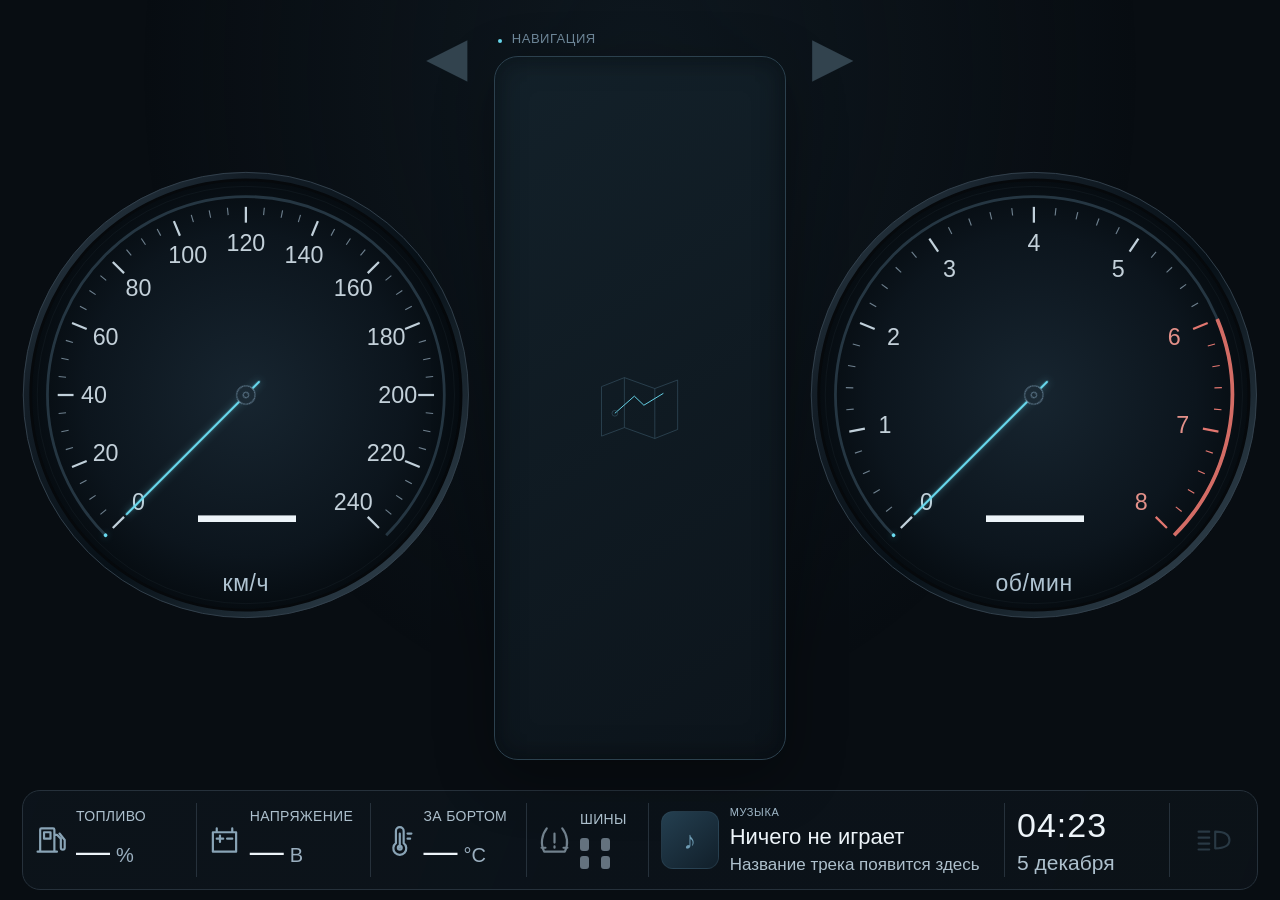
<file: index.html>
<!doctype html>
<html lang="ru"><head><meta charset="UTF-8"><meta name="viewport" content="width=device-width,initial-scale=1,viewport-fit=cover"><meta name="theme-color" content="#080d12"><title>J · Instrument</title><link rel="stylesheet" href="style.css"></head>
<body><main class="dashboard" id="dashboard">

<section class="instruments" aria-label="Приборная панель"><article class="well speed-well"><div class="gauge" id="speedGauge" aria-label="Спидометр"><svg viewBox="0 0 500 500" role="img" aria-label="Шкала скорости"></svg><div class="digital"><strong id="speedValue">—</strong><span>км/ч</span></div></div></article>
<section class="center-column"><div class="map-topline"><span><i></i> НАВИГАЦИЯ</span></div><div class="map-anchor"><span class="turn turn-floating turn-left" id="turnLeft" aria-label="Левый поворотник">◀</span><span class="turn turn-floating turn-right" id="turnRight" aria-label="Правый поворотник">▶</span><div class="map-card" id="mapCard"><div class="map-placeholder"><svg viewBox="0 0 200 160"><path d="m20 35 48-19 64 23 48-18v104l-48 19-64-23-48 18Z"/><path d="M68 16v105m64-82v105"/><path class="route-line" d="m48 91 41-36 20 19 41-25"/><circle cx="48" cy="91" r="6"/></svg><strong id="mapPlaceholderTitle">Ваш маршрут — в центре</strong><span id="mapPlaceholderText">Карта появится после подключения навигации</span></div><svg class="demo-map" id="demoMap" viewBox="0 0 420 370" aria-label="Демонстрационная схема карты" hidden><rect width="420" height="370" fill="#101a22"/><g stroke="#22323e" fill="none" stroke-width="25"><path d="M-20 100 440 100M-20 280 440 280M85-20V400M325-20V400"/><path d="M-20 380 440-20"/></g><g stroke="#2e414e" fill="none" stroke-width="2"><path d="M-20 100H440M-20 280H440M85-20V400M325-20V400M-20 380 440-20"/></g><path d="M210 340V210L325 100V-10" fill="none" stroke="#58d8ee" stroke-width="12" stroke-linejoin="round"/><circle cx="210" cy="240" r="28" fill="#58d8ee" opacity=".12"/><path d="m210 219-14 31 14-7 14 7Z" fill="white"/><text x="18" y="350" fill="#87a3b4" font-size="11" font-family="sans-serif">ДЕМО</text></svg><img id="mapImage" alt="Мини-карта навигации" hidden><div class="map-vignette"></div><span class="map-live" id="mapLive" hidden>СЕЙЧАС</span></div></div><div class="navigation"><span class="nav-symbol" id="navSymbol">↗</span><div><strong id="navDistance">Маршрут не задан</strong><span id="navRoad">Навигационные подсказки</span></div><span class="nav-limit" id="navLimit" hidden>—</span></div></section>
<article class="well rpm-well"><div class="gauge" id="rpmGauge" aria-label="Тахометр"><svg viewBox="0 0 500 500" role="img" aria-label="Шкала оборотов"></svg><div class="digital"><strong id="rpmValue">—</strong><span>об/мин</span></div></div></article></section>
<footer class="telemetry"><section class="metric fuel-metric"><span class="metric-icon"><svg viewBox="0 0 24 24" aria-hidden="true"><path d="M4 21V4a1 1 0 0 1 1-1h9a1 1 0 0 1 1 1v17M2 21h15M7 6h5v5H7ZM15 8h2l3 3v7a1.5 1.5 0 0 0 3 0v-6l-4-5"/></svg></span><div><small>ТОПЛИВО</small><strong><span id="fuelValue">—</span><em>%</em></strong></div><div class="fuel-track"><i id="fuelBar"></i></div><span class="reserve" id="reserve" hidden>РЕЗЕРВ</span></section><section class="metric"><span class="metric-icon"><svg viewBox="0 0 24 24" aria-hidden="true"><path d="M3 6h18v15H3ZM6 3v3m12-3v3M6 11h5m-2.5-2.5v5M14 11h4"/></svg></span><div><small>НАПРЯЖЕНИЕ</small><strong><span id="batteryValue">—</span><em>В</em></strong></div></section><section class="metric"><span class="metric-icon"><svg viewBox="0 0 24 24" aria-hidden="true"><path d="M10 14.5V5a3 3 0 0 1 6 0v9.5a5 5 0 1 1-6 0ZM13 7v11m6-11h3m-3 4h2"/><circle cx="13" cy="18" r="1.5"/></svg></span><div><small>ЗА БОРТОМ</small><strong><span id="tempValue">—</span><em>°C</em></strong></div></section><section class="metric tpms-metric"><span class="metric-icon"><svg viewBox="0 0 24 24" aria-hidden="true"><path d="M6 3C2 8 1 15 4 21h16c3-6 2-13-2-18M2 18h3m14 0h3M12 7v7m0 3v1"/></svg></span><div class="tpms-info"><small>ШИНЫ</small><strong class="tpms-value" id="tpmsValue" hidden></strong><div class="wheel-dots" id="wheelDots"><i></i><i></i><i></i><i></i></div></div></section><section class="metric music-metric"><section class="music-card" id="musicCard" aria-label="Текущая музыка"><div class="music-art"><span class="music-art-placeholder" aria-hidden="true">♪</span><img id="musicArtwork" alt="Обложка альбома" hidden></div><div class="music-info"><span class="music-caption" id="musicCaption">МУЗЫКА</span><strong id="musicTitle">Ничего не играет</strong><span class="music-artist" id="musicArtist">Название трека появится здесь</span></div><span class="music-bars" id="musicBars" aria-hidden="true"><i></i><i></i><i></i><i></i></span></section></section><section class="metric clock-metric"><div><time id="clock">--:--</time><span id="dateLabel"></span></div></section><section class="metric indicators-metric" aria-label="Индикаторы"><span class="beam" id="highBeam" aria-label="Дальний свет"><svg viewBox="0 0 32 24" aria-hidden="true"><path d="M17 5v14c9 0 12-3 12-7s-3-7-12-7ZM3 5h9M3 10h9M3 15h9M3 20h9"/></svg></span><span id="demoLabel" hidden>ДЕМО</span></section></footer>
</main>
<script src="settings.js"></script><script src="bridge.js"></script><script src="app.js"></script></body></html>
</file>
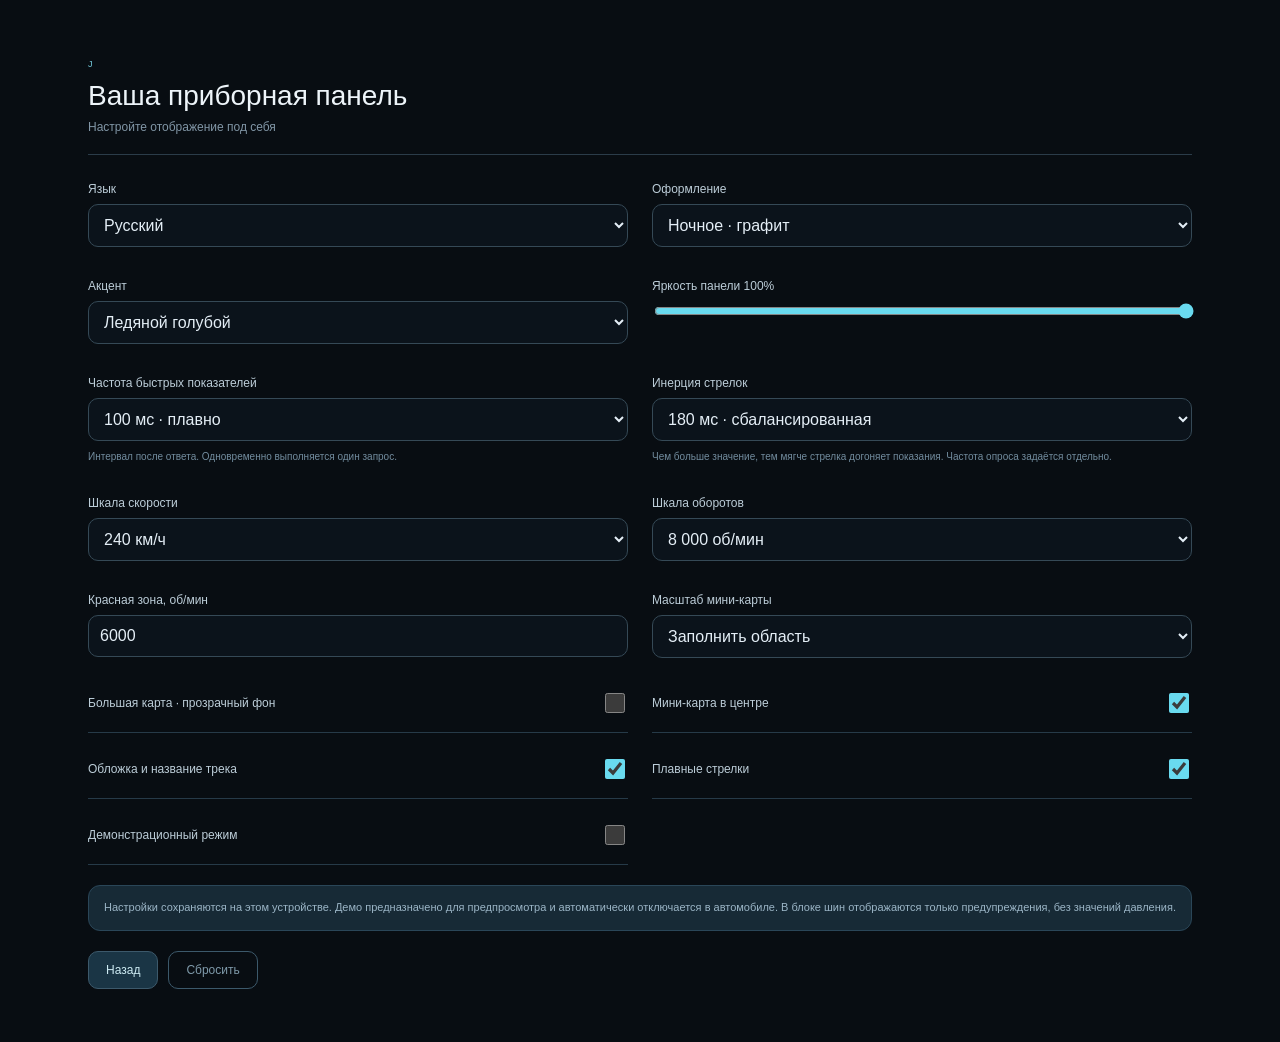
<file: settings.html>
<!doctype html><html lang="ru"><head><meta charset="utf-8"><meta name="viewport" content="width=device-width,initial-scale=1"><title>Настройки · J Instrument</title><link rel="stylesheet" href="style.css"></head><body class="settings-page"><div id="settingsRoot"></div><script src="settings.js"></script></body></html>
</file>
<file: style.css>
:root{color-scheme:dark;--bg:#080d12;--panel:#10171f;--text:#edf4f9;--muted:#748493;--accent:#69daef;--accent-rgb:105,218,239;--line:#26313b;--brightness:1}*{box-sizing:border-box}html,body{margin:0;min-height:100%;background:var(--bg);font-family:"Segoe UI",Arial,sans-serif;color:var(--text)}body{overflow-x:hidden}button,input,select{font:inherit}button{cursor:pointer}button:focus-visible,input:focus-visible,select:focus-visible{outline:2px solid var(--accent);outline-offset:4px}[hidden]{display:none!important}.dashboard{max-width:2200px;min-height:100vh;margin:auto;padding:28px 42px 15px;background:radial-gradient(ellipse at 50% 8%,#15232d77,transparent 55%);filter:brightness(var(--brightness));display:flex;flex-direction:column}.topbar{display:flex;align-items:center;justify-content:space-between;gap:20px;height:58px;border-bottom:1px solid var(--line);padding-bottom:18px}.brand{display:flex;align-items:center;gap:15px}.brand-mark{font-size:42px;font-weight:300;font-style:italic;line-height:1}.brand-mark>span{color:var(--accent)}.brand strong{display:block;font-size:14px;letter-spacing:4px;font-weight:600}.brand small{display:block;color:var(--muted);font-size:9px;letter-spacing:2px;margin-top:6px}.top-center{display:flex;align-items:center;gap:28px}.connection{font-size:9px;letter-spacing:1.8px;color:var(--muted);display:flex;align-items:center;gap:9px}.connection i,.map-topline i{height:5px;width:5px;background:var(--muted);border-radius:50%;display:inline-block}.connection.live i{background:var(--accent);box-shadow:0 0 12px var(--accent)}.connection.live{color:#b4c9d5}.connection.warning i{background:#e8b366}.turn{font-size:24px;color:#28343e}.turn.active{color:#65ef9c;text-shadow:0 0 20px #65ef9c55}.top-actions{display:flex;align-items:center;gap:22px}.top-actions time{font-size:20px;font-variant-numeric:tabular-nums;font-weight:300;letter-spacing:2px}.icon-button{border:1px solid var(--line);background:#18212b55;color:#a7b6c2;width:38px;height:38px;border-radius:12px;display:grid;place-items:center}.icon-button:hover{color:var(--accent);border-color:var(--accent)}.icon-button svg{height:19px;width:19px;fill:none;stroke:currentColor;stroke-width:1.3}.instruments{display:grid;grid-template-columns:minmax(0,1fr) minmax(230px,.72fr) minmax(0,1fr);align-items:center;gap:12px;flex:1;padding:18px 0 8px}.well{min-width:0}.well-caption{font-size:9px;letter-spacing:2px;color:#96a5b1;padding:5px 0 3px;text-align:center}.well-caption>span{color:#465662;margin-right:8px}.gauge{position:relative;width:100%;aspect-ratio:1;isolation:isolate}.gauge svg{display:block;width:100%;height:100%;overflow:visible}.dial-rim{fill:url(#rim);stroke:#35434f;stroke-width:1}.dial-face{fill:url(#face);stroke:#06090c;stroke-width:3}.dial-tick{stroke:#6f818f;stroke-width:1.2}.dial-tick.major{stroke:#c1d0da;stroke-width:2.4}.dial-tick.hot{stroke:#e37770}.dial-label{fill:#c3d0d9;font-size:20px;font-weight:300;text-anchor:middle;dominant-baseline:central;font-variant-numeric:tabular-nums}.dial-label.hot{fill:#e39089}.dial-track{fill:none;stroke:#253642;stroke-width:3}.dial-progress{fill:none;stroke:var(--accent);stroke-width:4;stroke-linecap:round;filter:drop-shadow(0 0 4px rgba(var(--accent-rgb),.45))}.dial-red{stroke:#d46c65;stroke-width:4;fill:none}.needle{will-change:transform}.needle line{stroke:var(--accent);stroke-width:2.5;stroke-linecap:round;filter:drop-shadow(0 0 4px rgba(var(--accent-rgb),.45))}.needle circle{fill:#1b2a35;stroke:#6b879b;stroke-width:1}.digital{position:absolute;top:58%;left:0;right:0;text-align:center;pointer-events:none}.digital strong{display:block;font-size:clamp(35px,4.9vw,100px);font-weight:300;line-height:1.1;letter-spacing:-3px;font-variant-numeric:tabular-nums}.digital span{display:block;font-size:11px;color:#7f94a5;letter-spacing:2px;margin-top:4px}.gauge-bottom{position:absolute;bottom:13%;width:100%;text-align:center;font-size:8px;color:#546a7a;letter-spacing:2.5px}.gauge-bottom i{display:block;width:30px;height:2px;background:var(--accent);margin:12px auto 0;opacity:.55}.center-column{align-self:center;min-width:0;padding:20px 7px 0}.map-topline{display:flex;align-items:center;justify-content:space-between;margin:0 3px 12px;font-size:8px;letter-spacing:1.8px;color:#8297a7}.map-topline i{background:var(--accent);margin-right:6px;width:4px;height:4px}.map-topline>span:last-child{color:#415766}.map-card{position:relative;aspect-ratio:1.19;background:linear-gradient(145deg,#13212a,#0c141b);border:1px solid #2c414e;border-radius:24px;overflow:hidden;box-shadow:0 18px 60px #0005,inset 0 0 35px #0003}.map-placeholder{position:absolute;inset:0;display:flex;align-items:center;justify-content:center;flex-direction:column;padding:20px;text-align:center}.map-placeholder>svg{width:38%;fill:none;stroke:#3d5b6c;stroke-width:1.2;margin-bottom:12px}.map-placeholder svg .route-line{stroke:var(--accent);stroke-width:2}.map-placeholder strong{font-size:13px;font-weight:400;color:#b6c7d3}.map-placeholder>span{font-size:10px;line-height:1.6;color:#657d8d;max-width:190px;margin-top:8px}.map-card>img,.demo-map{position:absolute;inset:0;width:100%;height:100%;object-fit:cover}.map-card.contain>img{object-fit:contain}.map-vignette{pointer-events:none;position:absolute;inset:0;box-shadow:inset 0 0 22px #04080c66}.map-live{position:absolute;right:12px;top:12px;font-size:8px;letter-spacing:1.5px;background:#101e26cc;border:1px solid #477083;padding:6px 9px;border-radius:7px;color:var(--accent)}.navigation{display:flex;align-items:center;gap:12px;padding:18px 4px 12px;min-height:75px}.nav-symbol{font-size:33px;color:var(--accent);font-weight:300;line-height:1}.navigation>div{min-width:0;flex:1}.navigation strong{display:block;font-size:17px;letter-spacing:.2px;font-weight:400;white-space:nowrap;text-overflow:ellipsis;overflow:hidden}.navigation>div>span{display:block;color:#71899a;font-size:10px;margin-top:6px;white-space:nowrap;text-overflow:ellipsis;overflow:hidden}.nav-limit{border:3px solid #d46c65;background:#dfebf2;border-radius:50%;height:35px;width:35px;display:grid;place-items:center;color:#14212b;font-weight:600;font-size:12px}.center-bottom{display:flex;align-items:center;justify-content:space-between;gap:6px;border-top:1px solid var(--line);padding:12px 3px;color:#5c7485;font-size:9px;letter-spacing:1px}.center-bottom #demoLabel{font-size:8px;color:#b8a775}.beam{font-size:22px;color:#293944;line-height:12px}.beam.active{color:#64acff;text-shadow:0 0 15px #64acff66}.telemetry{display:grid;grid-template-columns:1.25fr 1fr 1fr 1.25fr;border:1px solid var(--line);background:linear-gradient(110deg,#14212c55,#10182077);border-radius:18px;padding:17px 6px;margin:0 13px}.metric{display:flex;align-items:center;position:relative;padding:0 22px;gap:15px;min-width:0;border-right:1px solid var(--line)}.metric:last-child{border:0}.metric-icon{color:#607b8d;font-size:27px}.metric small{display:block;font-size:8px;color:#6e8697;letter-spacing:1.8px;white-space:nowrap}.metric strong{display:block;font-size:23px;line-height:1.2;font-weight:300;margin-top:6px;font-variant-numeric:tabular-nums}.metric em{font-size:10px;color:#7790a1;font-style:normal;margin-left:7px}.fuel-track{width:70px;height:3px;margin-left:auto;background:#2b3c49;border-radius:3px;overflow:hidden}.fuel-track i{display:block;height:100%;width:0;background:var(--accent);transition:width .5s}.reserve{font-size:8px;color:#e8b366;position:absolute;right:15px;bottom:-8px}.metric strong.tpms-value{font-size:14px;line-height:1.7}.wheel-dots{display:grid;grid-template-columns:4px 4px;gap:8px 16px;margin-left:auto}.wheel-dots i{height:8px;width:4px;background:#334956;border-radius:2px}.wheel-dots i.ok{background:var(--accent)}.wheel-dots i.warn{background:#f5b869}.bottomline{display:flex;justify-content:space-between;padding:15px 16px 0;font-size:7px;letter-spacing:1.6px;color:#405665}.bottomline span:last-child{letter-spacing:.6px}.warn-text{color:#efbc73!important}.map-disabled .map-placeholder>svg{opacity:.4}.map-disabled .map-card{opacity:.65}
/* Settings remain outside the dashboard brightness filter. */
dialog{border:1px solid #344958;border-radius:24px;background:#101922;color:#e5eff6;width:min(740px,94vw);max-height:90vh;padding:0;box-shadow:0 30px 120px #000a}dialog::backdrop{background:#03080dbb;backdrop-filter:blur(12px)}.settings-shell{padding:28px}.settings-head{display:flex;justify-content:space-between;align-items:flex-start;border-bottom:1px solid #2b3c49;padding-bottom:20px;margin-bottom:18px}.eyebrow{font-size:9px;letter-spacing:2px;color:#73c9db}.settings-head h1,.settings-head h2{font-size:28px;font-weight:300;margin:9px 0 0}.settings-head p{font-size:12px;color:#8196a6;margin:8px 0 0}.close-settings{border:1px solid #344958;border-radius:10px;background:transparent;color:#b6c9d5;font-size:25px;width:38px;height:38px}.settings-grid{display:grid;grid-template-columns:1fr 1fr;gap:14px 24px}.setting{display:flex;flex-direction:column;gap:8px;padding:9px 0}.setting>span{font-size:12px;color:#bccdd8}.setting small{font-size:10px;color:#728c9e;line-height:1.5}.setting select,.setting input[type=number]{width:100%;border:1px solid #354956;background:#0b131b;color:#e4eef6;border-radius:10px;padding:11px}.setting input[type=range]{width:100%;accent-color:var(--accent)}.setting.toggle{flex-direction:row;align-items:center;justify-content:space-between;border-bottom:1px solid #263a48;padding-bottom:16px}.setting.toggle input{width:20px;height:20px;accent-color:var(--accent)}.settings-notice{background:#172a36;border:1px solid #2a4658;padding:13px 15px;font-size:11px;line-height:1.6;border-radius:12px;color:#9bb5c6;margin-top:20px}.settings-footer{display:flex;align-items:center;gap:10px;margin-top:20px}.settings-footer button,.settings-footer a{border:1px solid #3c596b;border-radius:10px;background:#1a3545;color:#cdebf3;padding:11px 17px;text-decoration:none;font-size:12px}.settings-footer button.secondary{background:transparent;color:#7f9aaa}.save-status{font-size:11px;color:#75c9b2;margin-left:auto}.settings-page{display:grid;min-height:100vh;place-items:center;padding:25px}.settings-page>.settings-shell{width:min(740px,100%);border:1px solid #2d4353;border-radius:24px;background:#101922}
body.light{--bg:#e2e8ed;--text:#1a2e3d;--panel:#d8e1e8;--muted:#607786;--line:#b7c6d1}.light .dashboard{background:radial-gradient(ellipse at 50% 0%,#fff,transparent 65%)}.light .dial-face{fill:#e9eff3;stroke:#becbd4}.light .dial-rim{fill:#bccad4;stroke:#a9b9c5}.light .dial-label{fill:#324d60}.light .dial-track{stroke:#adbfcc}.light .dial-tick{stroke:#889eae}.light .dial-tick.major{stroke:#3b586c}.light .dial-label.hot{fill:#b6544f}.light .telemetry{background:#f1f5f777}.light .metric small,.light .well-caption{color:#526d80}.light .connection.live{color:#415c6f}.light .brand small{color:#5f7b8e}
@media(min-width:1700px){.dashboard{padding:30px 60px 18px}.instruments{gap:24px}.center-column{padding:15px 15px 0}.map-card{max-height:400px}.digital strong{font-size:100px}.well-caption{font-size:11px}.map-topline{font-size:10px}.navigation strong{font-size:22px}.navigation>div>span{font-size:12px}.metric strong{font-size:28px}.metric small{font-size:10px}.metric{padding:0 35px}.telemetry{padding:20px 8px}.topbar{height:64px}.topbar .connection{font-size:11px}}
@media(max-height:650px) and (min-width:900px){.dashboard{padding:15px 30px 10px}.topbar{height:45px;padding-bottom:10px}.instruments{padding:5px 0;max-height:calc(100vh - 150px)}.gauge{max-height:calc(100vh - 180px);width:auto;margin:auto}.well-caption{font-size:8px}.center-column{padding-top:4px}.map-card{max-height:calc(100vh - 270px);aspect-ratio:1.6}.navigation{padding:10px 4px;min-height:55px}.center-bottom{padding:9px 3px}.telemetry{padding:10px 4px}.metric strong{font-size:20px;margin-top:3px}.bottomline{padding-top:9px}}
@media(max-width:800px){.dashboard{padding:18px 14px}.topbar{gap:8px}.brand strong{font-size:10px;letter-spacing:2px}.brand small{display:none}.brand-mark{font-size:32px}.top-center{gap:8px}.connection{font-size:7px;letter-spacing:.4px}.top-actions{gap:8px}.top-actions time{font-size:15px}.instruments{grid-template-columns:1fr 1fr;gap:5px;padding:20px 0}.center-column{grid-column:1/-1;grid-row:2;width:100%;max-width:500px;margin:auto;padding:0 10px}.map-card{aspect-ratio:2.1}.digital strong{font-size:clamp(34px,10vw,75px)}.digital span{font-size:9px}.well-caption{font-size:7px;letter-spacing:1px}.gauge-bottom{font-size:6px;letter-spacing:1px}.telemetry{grid-template-columns:1fr 1fr;gap:18px 0;margin:0;padding:15px 0}.metric{padding:0 14px;gap:10px}.metric:nth-child(2){border:0}.metric small{font-size:7px}.metric strong{font-size:20px}.fuel-track{width:35px}.bottomline{font-size:6px;padding:13px 0 0;gap:12px}.settings-grid{grid-template-columns:1fr}.settings-shell{padding:20px}.settings-footer{flex-wrap:wrap}.save-status{width:100%;margin:4px 0}.turn{font-size:18px}}
@media(prefers-reduced-motion:reduce){.needle{will-change:auto}.fuel-track i{transition:none}}

/* Fit the whole cockpit into an automotive landscape viewport. */
@media(min-width:801px){.dashboard{height:100vh;min-height:0;display:grid;grid-template-rows:auto minmax(0,1fr) auto auto}.instruments{min-height:0;max-height:none;align-items:stretch;padding:16px 0 12px}.well{display:grid;grid-template-rows:20px minmax(0,1fr);justify-items:center;min-height:0}.well-caption{align-self:center}.gauge{height:100%;width:auto;max-width:100%;max-height:100%;margin:0;aspect-ratio:1}.center-column{height:100%;min-height:0;align-self:stretch;display:grid;grid-template-rows:24px minmax(40px,1fr) 70px 34px;padding:22px 14px 8px}.map-card{width:100%;height:100%;max-height:none;min-height:0;aspect-ratio:auto}.map-topline{margin:0 3px 10px}.navigation{min-height:0;padding:12px 4px}.center-bottom{padding:10px 3px}.digital strong{font-size:clamp(35px,6.7vh,80px)}.digital{top:58%}.gauge-bottom{bottom:12%}}
@media(max-width:800px){.digital strong{font-size:clamp(28px,8vw,64px);letter-spacing:-1px}.gauge-bottom{bottom:10%;font-size:5px;letter-spacing:.8px}.gauge-bottom i{margin-top:6px}.wheel-dots{gap:6px 9px}.metric{gap:8px}.tpms-metric{padding-right:10px}.metric strong.tpms-value{font-size:11px;white-space:nowrap}}
dialog .settings-shell{display:flex;flex-direction:column;max-height:88vh}dialog .settings-head{flex:none}dialog .settings-grid{overflow-y:auto;min-height:80px;padding:0 8px 0 0}dialog .settings-notice{flex:none;margin-top:14px}dialog .settings-footer{flex:none;margin-top:14px}dialog .setting{padding:5px 0}.settings-page .settings-shell{max-height:none}

@media(min-width:801px){.digital strong{font-size:clamp(40px,8.3vh,85px)}}
@media(max-width:800px){.gauge-bottom span{display:none}.gauge-bottom{bottom:7%}.gauge-bottom i{width:20px}.digital span{font-size:8px;letter-spacing:1px}}

/* Music is a read-only display; no controls on the instrument screen. */
.music-card{min-width:0;display:flex;align-items:center;gap:13px;height:64px;padding:8px 12px 8px 8px;margin:0 0 12px;background:linear-gradient(110deg,#192a3655,#13212b66);border:1px solid #2a3c49;border-radius:14px;overflow:hidden}
.music-art{height:46px;width:46px;flex:none;position:relative;overflow:hidden;border-radius:8px;background:linear-gradient(140deg,#243f50,#111f2a);display:grid;place-items:center;border:1px solid #39536566}.music-art-placeholder{font-size:25px;color:#6d9bb3}.music-art img{position:absolute;inset:0;width:100%;height:100%;object-fit:cover}.music-info{flex:1;min-width:0}.music-caption{display:block;font-size:7px;letter-spacing:1.4px;color:#61899f;margin-bottom:4px}.music-info strong{display:block;overflow:hidden;text-overflow:ellipsis;white-space:nowrap;font-size:15px;font-weight:400;color:var(--text);line-height:1.25}.music-artist{display:block;overflow:hidden;text-overflow:ellipsis;white-space:nowrap;font-size:10px;color:#7893a5;margin-top:3px}.music-bars{display:flex;align-items:center;gap:3px;height:20px;flex:none;margin-right:3px}.music-bars i{display:block;width:2px;background:#3e5665;border-radius:2px;height:5px}.music-bars i:nth-child(2){height:14px}.music-bars i:nth-child(3){height:10px}.music-bars i:nth-child(4){height:18px}.music-bars.playing i{background:var(--accent);opacity:.8}
.light .music-card{background:#f1f5f788;border-color:#b7c6d1}.light .music-caption,.light .music-artist{color:#56788e}
@media(min-width:801px){.center-column{grid-template-rows:24px minmax(40px,1fr) 70px 76px 34px}.music-hidden .center-column{grid-template-rows:24px minmax(40px,1fr) 70px 34px}}
@media(max-height:550px) and (min-width:801px){.center-column{grid-template-rows:20px minmax(40px,1fr) 50px 62px 27px;padding-top:8px;padding-bottom:4px}.music-hidden .center-column{grid-template-rows:20px minmax(40px,1fr) 50px 27px}.music-card{height:56px;margin-bottom:6px;padding:6px}.music-art{width:42px;height:42px}.music-info strong{font-size:13px}.music-caption{font-size:6px}.music-artist{font-size:9px}.navigation strong{font-size:15px}.navigation>div>span{font-size:9px}.center-bottom{padding:7px 3px}}
@media(max-width:800px){.music-card{height:64px;margin-bottom:12px}.music-info strong{font-size:14px}}
/* Keep the wells prominent; music consumes only the map's vertical space. */
@media(min-width:801px){
  .dashboard{padding-top:16px;padding-bottom:10px}
  .topbar{height:44px;padding-bottom:10px}
  .instruments{padding-top:8px;padding-bottom:8px}
  .well{grid-template-rows:18px minmax(0,1fr)}
  .gauge{width:100%;height:100%;max-width:none;max-height:none;aspect-ratio:auto}
  .gauge svg{height:100%;width:100%}
  .telemetry{padding-top:10px;padding-bottom:10px}
  .bottomline{padding-top:10px}
  .center-column{align-self:center;height:calc(100% - 50px);padding-top:0;padding-bottom:0}
  .digital{top:58%}
}

/* Readable secondary hierarchy for a display viewed from the driver's seat. */
.metric-icon{display:grid;place-items:center;flex:none;width:30px;height:32px;color:#89a4b6}
.metric-icon svg{display:block;width:28px;height:28px;fill:none;stroke:currentColor;stroke-width:1.5;stroke-linecap:round;stroke-linejoin:round}
.beam svg{width:30px;height:24px;fill:none;stroke:currentColor;stroke-width:1.6;stroke-linecap:round;stroke-linejoin:round}
@media(min-width:801px){
  .brand small{font-size:10px;letter-spacing:1.5px;color:#8b9eac}
  .connection,.topbar .connection{font-size:12px;letter-spacing:1.1px}
  .well-caption{font-size:12px;letter-spacing:1.5px;color:#9dafbd}
  .digital span{font-size:14px;letter-spacing:1px;color:#96aebf}
  .gauge-bottom{font-size:10px;letter-spacing:1.6px;color:#748d9e}
  .map-topline{font-size:12px;letter-spacing:1px;color:#98aebc}
  .map-topline>span:last-child{color:#718b9d;font-size:10px}
  .map-placeholder strong{font-size:16px}.map-placeholder>span{font-size:13px;max-width:240px;color:#90a6b5}
  .map-live{font-size:10px}
  .navigation strong{font-size:24px}.navigation>div>span{font-size:14px;color:#9aafbd;margin-top:5px}
  .nav-symbol{font-size:36px}.nav-limit{width:40px;height:40px;font-size:16px}
  .music-caption{font-size:9px;letter-spacing:1px;margin-bottom:3px;color:#8ca8b9}
  .music-info strong{font-size:18px}.music-artist{font-size:13px;margin-top:3px;color:#9aafbd}
  .music-card{height:72px;margin-bottom:10px}.music-art{width:52px;height:52px}
  .music-bars{gap:4px}.music-bars i{width:3px}
  .center-column{grid-template-rows:24px minmax(40px,1fr) 76px 82px 34px}
  .music-hidden .center-column{grid-template-rows:24px minmax(40px,1fr) 76px 34px}
  .center-bottom{font-size:12px;letter-spacing:.5px;color:#8da5b6}
  .center-bottom #demoLabel{font-size:9px}
  .metric small{font-size:12px;letter-spacing:1px;color:#8fa7b8}
  .metric strong{font-size:30px;margin-top:4px}.metric em{font-size:14px;color:#9aafbf}
  .metric strong.tpms-value{font-size:17px;line-height:1.4;white-space:nowrap}
  .wheel-dots{grid-template-columns:6px 6px;gap:8px 17px}.wheel-dots i{width:6px;height:11px}
  .reserve{font-size:11px}.bottomline{font-size:9px;letter-spacing:1px}
}
@media(min-width:801px) and (max-width:1250px){
  .metric{padding-left:15px;padding-right:15px;gap:10px}.metric small{font-size:10px;letter-spacing:.6px}
  .metric strong.tpms-value{font-size:13px}.metric-icon{width:25px}.metric-icon svg{width:25px;height:25px}
  .navigation strong{font-size:20px}.navigation>div>span{font-size:12px}.music-info strong{font-size:16px}.music-artist{font-size:12px}
  .connection,.topbar .connection{font-size:10px}.map-topline{font-size:10px}.fuel-track{width:40px}
}
@media(max-height:550px) and (min-width:801px){
  .center-column{grid-template-rows:20px minmax(40px,1fr) 54px 62px 27px}.music-hidden .center-column{grid-template-rows:20px minmax(40px,1fr) 54px 27px}
  .music-card{height:56px;margin-bottom:6px}.music-art{height:42px;width:42px}.music-caption{display:none}.music-info strong{font-size:16px}.music-artist{font-size:11px}
  .navigation strong{font-size:19px}.navigation>div>span{font-size:11px}.center-bottom{font-size:10px}
  .well-caption{font-size:10px}.gauge-bottom{font-size:8px}.digital span{font-size:11px}
  .metric small{font-size:10px}.metric strong{font-size:24px}.metric strong.tpms-value{font-size:13px}.metric em{font-size:12px}
}
@media(max-width:800px){.metric-icon{width:24px;height:28px}.metric-icon svg{width:24px;height:24px}.music-artist{font-size:12px}.music-caption{font-size:8px}.music-info strong{font-size:16px}}
.light .metric-icon{color:#54768c}.light .music-caption,.light .music-artist,.light .navigation>div>span,.light .center-bottom{color:#506f84}

/* Header-free cockpit: keep useful indicators close to their instruments. */
.well-caption{display:flex;align-items:center;justify-content:center;gap:18px}
.well-caption>.turn{margin:0;font-size:30px;letter-spacing:0}
.center-bottom time{font-size:24px;font-weight:400;color:var(--text);font-variant-numeric:tabular-nums;letter-spacing:1px}
.bottomline .connection{font-size:12px;letter-spacing:.5px}
@media(min-width:801px){
 .dashboard{grid-template-rows:minmax(0,1fr) auto auto;padding-top:10px}
 .well{grid-template-rows:34px minmax(0,1fr)}
 .well-caption{font-size:16px;letter-spacing:1.2px;color:#b0c1cd}
 .digital span{font-size:19px;color:#b0c4d2}
 .gauge-bottom{font-size:14px;letter-spacing:1px;color:#97adbd}
 .center-column{height:calc(100% - 36px);grid-template-rows:30px minmax(40px,1fr) 90px 96px 44px}
 .music-hidden .center-column{grid-template-rows:30px minmax(40px,1fr) 90px 44px}
 .map-topline{font-size:16px;letter-spacing:.5px}.map-topline>span:last-child{font-size:13px}
 .navigation strong{font-size:28px}.navigation>div>span{font-size:18px;color:#aec0cc}
 .nav-symbol{font-size:42px}.nav-limit{width:46px;height:46px;font-size:20px;flex:none}
 .music-card{height:86px;gap:14px}.music-art{width:64px;height:64px}
 .music-caption{font-size:12px;color:#a0b8c8}.music-info strong{font-size:23px}.music-artist{font-size:17px;color:#aec0cc}
 .center-bottom{font-size:16px}.center-bottom #demoLabel{font-size:11px}
 .metric small{font-size:16px;letter-spacing:.7px;color:#adc0cd}.metric strong{font-size:34px}.metric em{font-size:19px}
 .metric strong.tpms-value{font-size:21px}.metric-icon{width:36px;height:40px}.metric-icon svg{width:34px;height:34px;stroke-width:1.7}
 .bottomline{font-size:12px;letter-spacing:.4px}.reserve{font-size:14px}
}
@media(min-width:801px) and (max-width:1400px){
 .metric{padding-left:14px;padding-right:14px;gap:10px}.metric small{font-size:13px;letter-spacing:.3px}.metric strong.tpms-value{font-size:17px}
 .navigation strong{font-size:23px}.navigation>div>span{font-size:16px}.music-info strong{font-size:20px}.music-artist{font-size:16px}
 .well-caption{font-size:14px}.metric-icon{width:30px}.metric-icon svg{width:30px;height:30px}.fuel-track{width:35px}
}
@media(max-height:550px) and (min-width:801px){
 .dashboard{padding-top:4px}.center-column{height:100%;grid-template-rows:26px minmax(40px,1fr) 64px 72px 36px}
 .music-hidden .center-column{grid-template-rows:26px minmax(40px,1fr) 64px 36px}
 .music-card{height:66px;margin-bottom:6px}.music-art{width:50px;height:50px}.music-caption{display:none}
 .music-info strong{font-size:19px}.music-artist{font-size:15px}.navigation strong{font-size:22px}.navigation>div>span{font-size:15px}
 .center-bottom{font-size:14px}.center-bottom time{font-size:22px}.well{grid-template-rows:28px minmax(0,1fr)}
 .well-caption{font-size:13px}.digital span{font-size:16px}.gauge-bottom{font-size:12px}
 .metric small{font-size:12px}.metric strong{font-size:28px}.metric strong.tpms-value{font-size:16px}.metric em{font-size:16px}
 .bottomline,.bottomline .connection{font-size:10px}
}
@media(max-width:800px){.well-caption{font-size:11px;gap:8px}.well-caption>.turn{font-size:24px}.center-bottom{font-size:13px}.bottomline .connection{font-size:9px}}

@media(min-width:801px){.dashboard{grid-template-rows:minmax(0,1fr) auto}.well{grid-template-rows:30px minmax(0,1fr)}}

/* Clock and status share the lower instrument strip; map gains their old row. */
.clock-metric time{display:block;font-size:34px;line-height:1.2;font-weight:300;font-variant-numeric:tabular-nums;letter-spacing:1px}
.clock-metric #dateLabel{display:block;margin-top:4px;font-size:16px;color:#adc0cd;white-space:nowrap}
.indicators-metric{justify-content:center;gap:12px;flex-wrap:wrap}
.indicators-metric .beam{display:grid;place-items:center}
.indicators-metric .beam svg{width:42px;height:32px;stroke-width:1.8}
.indicators-metric #demoLabel{font-size:12px;color:#b8a775}
.light .clock-metric #dateLabel{color:#506f84}
@media(min-width:801px){
 .telemetry{grid-template-columns:1.1fr 1fr 1fr 1.3fr .85fr .55fr}
 .metric{padding-left:20px;padding-right:20px;gap:12px}
 .fuel-track{width:48px}
 .center-column{grid-template-rows:30px minmax(40px,1fr) 90px 96px}
 .music-hidden .center-column{grid-template-rows:30px minmax(40px,1fr) 90px}
 .music-card{margin-bottom:0}
}
@media(min-width:801px) and (max-width:1400px){
 .metric{padding-left:12px;padding-right:12px;gap:8px}
 .metric small{font-size:12px}.metric strong.tpms-value{font-size:15px}
 .fuel-track{width:25px}.wheel-dots{gap:6px 10px}
 .clock-metric time{font-size:30px}.clock-metric #dateLabel{font-size:14px}
 .indicators-metric .beam svg{width:34px;height:28px}
}
@media(max-height:550px) and (min-width:801px){
 .center-column{grid-template-rows:26px minmax(40px,1fr) 64px 72px}
 .music-hidden .center-column{grid-template-rows:26px minmax(40px,1fr) 64px}
 .music-card{margin-bottom:0}.clock-metric time{font-size:28px}.clock-metric #dateLabel{font-size:13px}
}
@media(max-width:800px){.clock-metric time{font-size:26px}.clock-metric #dateLabel{font-size:13px}.metric:nth-child(4){border-right:0}}

/* Large turn signals sit in the open shoulders between map and dials. */
.instruments{position:relative}
.turn-floating{position:absolute;z-index:2;top:9%;font-size:64px;line-height:1;pointer-events:none;transform:translateX(-50%);color:#32434e}
.turn-floating.active{color:#65ef9c;text-shadow:0 0 24px #65ef9c55}
.turn-left{left:34.5%}.turn-right{left:65.5%}
@media(min-width:801px){.well{grid-template-rows:minmax(0,1fr)}.turn-floating{font-size:72px;top:9%}}
@media(max-height:550px) and (min-width:801px){.turn-floating{font-size:56px;top:8%}}
@media(max-width:800px){.turn-floating{top:8px;font-size:42px}.turn-left{left:43%}.turn-right{left:57%}}

/* Use the released caption space for larger dials and readable dial typography. */
@media(min-width:801px){
 .dashboard{padding-left:24px;padding-right:24px}
 .instruments{grid-template-columns:minmax(0,1fr) minmax(230px,.68fr) minmax(0,1fr);gap:8px;padding-top:0;padding-bottom:8px}
 .well{overflow:visible}
 .gauge{width:calc(100% + 18px);max-width:none;justify-self:center}
 .dial-label{font-size:25px;font-weight:400}
 .digital strong{font-size:clamp(60px,11.5vh,98px);letter-spacing:-2px}
 .digital span{font-size:23px;letter-spacing:.6px;margin-top:6px}
 .digital{top:58%}
 .center-column{padding-left:10px;padding-right:10px}
 .turn-left{left:34.7%}.turn-right{left:65.3%}
}
@media(max-height:550px) and (min-width:801px){
 .digital strong{font-size:clamp(46px,11.5vh,64px)}.digital span{font-size:19px}
 .dial-label{font-size:26px}
}
@media(max-width:800px){.dial-label{font-size:26px}.digital strong{font-size:clamp(36px,10vw,76px)}.digital span{font-size:13px}}

/* One lower strip for vehicle readings, music, time and status. */
.music-metric{min-width:0}
.music-metric .music-card{width:100%;height:auto;min-height:64px;padding:0;margin:0;border:0;border-radius:0;background:none;gap:12px}
.music-metric .music-art{width:56px;height:56px}
.music-metric .music-caption{font-size:11px}
.music-metric .music-info strong{font-size:20px}
.music-metric .music-artist{font-size:15px}
.music-metric .music-bars{display:none}
.music-hidden .music-metric{display:none}
@media(min-width:801px){
 .telemetry{grid-template-columns:.95fr .85fr .8fr 1.2fr 1.5fr .75fr .45fr}
 .music-hidden .telemetry{grid-template-columns:1.1fr 1fr 1fr 1.3fr .85fr .55fr}
 .metric{padding-left:16px;padding-right:16px;gap:10px}
 .metric small{font-size:14px;letter-spacing:.3px}
 .metric strong.tpms-value{font-size:18px}
 .fuel-track{width:30px}.wheel-dots{gap:7px 12px}
 .center-column,.music-hidden .center-column{grid-template-rows:30px minmax(40px,1fr) 90px}
 .turn-floating{top:16px;transform:translate(-50%,-10%)}
 .turn-left{left:28.1%}.turn-right{left:71.9%}
}
@media(min-width:801px) and (max-width:1400px){
 .metric{padding-left:10px;padding-right:10px;gap:7px}
 .metric small{font-size:11px}.metric strong{font-size:28px}.metric strong.tpms-value{font-size:14px}
 .metric-icon,.metric-icon svg{width:25px;height:28px}.fuel-track,.wheel-dots{display:none}
 .music-metric .music-art{width:44px;height:44px}.music-metric .music-card{gap:8px}
 .music-metric .music-caption{font-size:9px}.music-metric .music-info strong{font-size:16px}.music-metric .music-artist{font-size:12px}
 .clock-metric time{font-size:26px}.clock-metric #dateLabel{font-size:12px}
}
@media(max-height:550px) and (min-width:801px){
 .center-column,.music-hidden .center-column{grid-template-rows:26px minmax(40px,1fr) 64px}
 .music-metric .music-card{min-height:50px}.music-metric .music-art{width:44px;height:44px}
 .turn-floating{top:10px}
}
@media(max-width:800px){.music-metric{grid-column:1/-1;grid-row:3;border-right:0}.music-metric .music-card{min-height:64px}.clock-metric{border-right:1px solid var(--line)}}

/* Tire status is conveyed by the panel icon and individual wheel colors. */
.tpms-metric .metric-icon,.tpms-metric small{color:#71818d}
.tpms-metric.tpms-ok .metric-icon,.tpms-metric.tpms-ok small{color:#65df91}
.tpms-metric.tpms-warning .metric-icon,.tpms-metric.tpms-warning small{color:#f16c6c}
.tpms-metric .wheel-dots i{background:#64727e}
.tpms-metric .wheel-dots i.ok{background:#65df91}
.tpms-metric .wheel-dots i.warn{background:#f16c6c}
@media(min-width:801px) and (max-width:1400px){.tpms-metric .wheel-dots{display:grid}}

/* Match the tire metric hierarchy to the other lower-strip readings. */
.tpms-metric small,.tpms-metric.tpms-ok small,.tpms-metric.tpms-warning small{color:#adc0cd}
.tpms-info{min-width:0}
.tpms-metric .wheel-dots{display:grid;grid-template-columns:9px 9px;gap:5px 16px;margin:9px 0 0;width:max-content}
.tpms-metric .wheel-dots i{width:9px;height:12px;border-radius:3px}
.light .tpms-metric small{color:#526d80}
.clock-metric #dateLabel{font-size:20px;line-height:1.25;margin-top:5px}
@media(min-width:801px){
 .telemetry{grid-template-columns:.95fr .85fr .8fr .68fr 2fr .85fr .45fr}
 .music-hidden .telemetry{grid-template-columns:1.1fr 1fr 1fr .85fr .95fr .55fr}
 .music-metric .music-info strong{font-size:22px}
 .music-metric .music-artist{font-size:17px}
}
@media(min-width:801px) and (max-width:1400px){
 .clock-metric #dateLabel{font-size:17px}
 .music-metric .music-info strong{font-size:18px}.music-metric .music-artist{font-size:14px}
 .tpms-metric .wheel-dots{gap:4px 12px;margin-top:7px}.tpms-metric .wheel-dots i{width:8px;height:10px}
}
@media(max-height:550px) and (min-width:801px){.clock-metric #dateLabel{font-size:17px}}
@media(max-width:800px){.clock-metric #dateLabel{font-size:18px}}

/* Shared alignment and spacing for the final cockpit composition. */
@media(min-width:801px){
 .dashboard{padding:12px 30px 12px;gap:12px}
 .instruments{padding-bottom:0;gap:18px}
 .center-column,.music-hidden .center-column{height:calc(100% - 40px);padding:0 6px;grid-template-rows:26px minmax(40px,1fr) 76px}
 .map-topline{margin:0 4px 10px}
 .navigation{padding:12px 4px 0;gap:14px;align-items:center}
 .navigation strong{font-size:28px;line-height:1.15}.navigation>div>span{margin-top:7px;font-size:18px}
 .turn-floating{top:-8px;transform:translateX(-50%);font-size:64px;line-height:1}
 .turn-left{left:29%}.turn-right{left:71%}
 .telemetry{margin:0;padding:12px 0;min-height:96px;border-radius:18px;grid-template-columns:1fr 1fr .9fr .7fr 2.05fr .95fr .5fr;align-items:stretch}
 .music-hidden .telemetry{grid-template-columns:1.1fr 1.1fr 1fr .85fr 1fr .55fr}
 .metric{padding:0 20px;gap:14px;align-items:center}
 .metric>div:not(.fuel-track):not(.wheel-dots){min-width:0}
 .metric small{font-size:14px;line-height:18px;letter-spacing:.6px}
 .metric strong{font-size:32px;line-height:36px;margin-top:5px}
 .metric em{font-size:18px;margin-left:5px}
 .metric-icon{width:32px;height:36px}.metric-icon svg{width:32px;height:32px}
 .fuel-track{display:none}
 .tpms-metric .wheel-dots{grid-template-columns:8px 8px;gap:5px 14px;margin-top:8px;height:33px;align-content:center}
 .tpms-metric .wheel-dots i{width:8px;height:11px}
 .music-metric .music-card{min-height:64px;gap:14px}
 .music-metric .music-art{width:60px;height:60px;border-radius:10px}
 .music-metric .music-caption{font-size:11px;line-height:14px;letter-spacing:.6px;margin-bottom:4px}
 .music-metric .music-info strong{font-size:22px;line-height:26px;margin:0}
 .music-metric .music-artist{font-size:17px;line-height:21px;margin-top:3px}
 .clock-metric time{font-size:32px;line-height:36px;letter-spacing:1px}
 .clock-metric #dateLabel{font-size:20px;line-height:24px;margin-top:5px}
 .indicators-metric{padding-left:12px;padding-right:12px;align-content:center}
 .indicators-metric .beam svg{width:38px;height:30px}
}
@media(min-width:801px) and (max-width:1400px){
 .dashboard{padding:10px 22px;gap:10px}
 .metric{padding:0 12px;gap:9px}.metric small{font-size:12px;letter-spacing:.2px}
 .metric strong{font-size:28px}.metric-icon,.metric-icon svg{width:27px;height:30px}
 .music-metric .music-art{width:48px;height:48px}.music-metric .music-card{gap:10px}
 .music-metric .music-info strong{font-size:19px}.music-metric .music-artist{font-size:15px}
 .clock-metric time{font-size:28px}.clock-metric #dateLabel{font-size:18px}
 .turn-floating{font-size:54px;top:-5px}
}
@media(max-height:550px) and (min-width:801px){
 .dashboard{padding-top:8px;padding-bottom:8px;gap:8px}
 .telemetry{min-height:76px;padding:8px 0}
 .center-column,.music-hidden .center-column{height:calc(100% - 22px);grid-template-rows:24px minmax(40px,1fr) 60px}
 .navigation strong{font-size:22px}.navigation>div>span{font-size:15px;margin-top:4px}
 .turn-floating{font-size:48px;top:-6px}
 .music-metric .music-card{min-height:56px}
}

/* Turn indicators follow the map, with equal side margins. */
.map-anchor{position:relative;min-width:0;min-height:0;height:100%}
.map-anchor>.map-card{height:100%}
.map-anchor>.turn-floating{top:0;left:auto;transform:translateY(-50%);font-size:64px;line-height:1}
.map-anchor>.turn-left{right:100%;margin-right:38px}
.map-anchor>.turn-right{left:100%;margin-left:38px}
@media(min-width:801px) and (max-width:1400px){.map-anchor>.turn-floating{font-size:54px}.map-anchor>.turn-left{margin-right:26px}.map-anchor>.turn-right{margin-left:26px}}
@media(max-height:550px) and (min-width:801px){.map-anchor>.turn-floating{font-size:48px}}
@media(max-width:800px){.map-anchor{height:auto}.map-anchor>.map-card{height:auto}.map-anchor>.turn-floating{font-size:32px}.map-anchor>.turn-left{margin-right:8px}.map-anchor>.turn-right{margin-left:8px}}

/* Larger lower-strip readings for the instrument display. */
@media(min-width:801px){
 .telemetry{min-height:116px;padding:14px 0}
 .metric{gap:15px;padding-left:20px;padding-right:20px}
 .metric small{font-size:17px;line-height:22px;letter-spacing:.3px}
 .metric strong{font-size:40px;line-height:44px;margin-top:6px}
 .metric em{font-size:23px;margin-left:6px}
 .metric-icon{width:38px;height:44px}.metric-icon svg{width:38px;height:38px;stroke-width:1.7}
 .tpms-metric .wheel-dots{grid-template-columns:11px 11px;gap:6px 16px;height:40px;margin-top:8px}
 .tpms-metric .wheel-dots i{width:11px;height:15px;border-radius:3px}
 .music-metric .music-card{min-height:78px;gap:16px}
 .music-metric .music-art{width:74px;height:74px;border-radius:12px}
 .music-metric .music-caption{font-size:13px;line-height:17px;margin-bottom:5px}
 .music-metric .music-info strong{font-size:26px;line-height:31px;margin:0}
 .music-metric .music-artist{font-size:20px;line-height:25px;margin-top:4px}
 .clock-metric time{font-size:40px;line-height:44px}
 .clock-metric #dateLabel{font-size:24px;line-height:29px;margin-top:6px}
 .indicators-metric .beam svg{width:46px;height:36px}
 .indicators-metric #demoLabel{font-size:14px}
}
@media(min-width:801px) and (max-width:1400px){
 .telemetry{min-height:100px;padding:12px 0}.metric{padding-left:12px;padding-right:12px;gap:10px}
 .metric small{font-size:14px;line-height:18px}.metric strong{font-size:34px;line-height:38px}.metric em{font-size:20px}
 .metric-icon,.metric-icon svg{width:31px;height:34px}
 .music-metric .music-card{gap:11px;min-height:68px}.music-metric .music-art{width:58px;height:58px}
 .music-metric .music-caption{font-size:11px;line-height:14px}.music-metric .music-info strong{font-size:22px;line-height:26px}.music-metric .music-artist{font-size:17px;line-height:21px}
 .clock-metric time{font-size:34px;line-height:38px}.clock-metric #dateLabel{font-size:21px;line-height:25px}
 .tpms-metric .wheel-dots{grid-template-columns:9px 9px;gap:5px 12px;height:34px}.tpms-metric .wheel-dots i{width:9px;height:13px}
 .indicators-metric .beam svg{width:38px;height:30px}
}
@media(max-height:550px) and (min-width:801px){.telemetry{min-height:94px;padding:10px 0}.music-metric .music-card{min-height:64px}.music-metric .music-art{width:56px;height:56px}}
@media(max-width:800px){.metric small{font-size:11px}.metric strong{font-size:26px}.metric em{font-size:14px}.metric-icon,.metric-icon svg{width:28px;height:30px}.music-metric .music-info strong{font-size:20px}.music-metric .music-artist{font-size:15px}.clock-metric time{font-size:30px}.clock-metric #dateLabel{font-size:20px}}

@media(min-width:801px){.route-idle .center-column,.route-idle.music-hidden .center-column{grid-template-rows:26px minmax(40px,1fr)}}
@media(max-height:550px) and (min-width:801px){.route-idle .center-column,.route-idle.music-hidden .center-column{grid-template-rows:24px minmax(40px,1fr)}}

/* A quiet map preview replaces the text placeholder until real frames arrive. */
.map-placeholder{display:none}

/* Original map illustration, without explanatory copy. */
.map-placeholder{display:flex}
.map-placeholder>strong,.map-placeholder>span{display:none}
.map-placeholder>svg{margin-bottom:0}
.map-card.has-map .map-placeholder{display:none}

/* Intrinsic map/text dimensions must never widen the center grid track. */
.center-column{grid-template-columns:minmax(0,1fr);max-width:100%;width:100%}
.center-column>.map-topline,.center-column>.map-anchor,.center-column>.navigation{min-width:0;max-width:100%;width:100%;box-sizing:border-box}
.map-anchor>.map-card{min-width:0;max-width:100%;width:100%;box-sizing:border-box}
.map-card>img,.map-card>.demo-map{min-width:0;max-width:100%}
.navigation{overflow:hidden}
.navigation>div{flex:1 1 0%;min-width:0;max-width:100%;overflow:hidden}
.navigation strong,.navigation>div>span{max-width:100%;overflow:hidden;white-space:nowrap;text-overflow:ellipsis}
.nav-symbol,.nav-limit{flex-shrink:0}

/* Transparent overlay for the host application's full-size map. */
html.big-map,html.big-map body,html.big-map .dashboard{background:transparent!important}
.big-map .center-column>.map-topline,.big-map .center-column>.navigation{visibility:hidden;pointer-events:none}
.big-map .map-anchor>.map-card{visibility:hidden;pointer-events:none}

/* Full-map overlay keeps the dials close to the outer screen edges. */
@media(min-width:801px){
 html.big-map .dashboard{padding-left:10px;padding-right:10px}
 .big-map .speed-well{justify-items:start}
 .big-map .rpm-well{justify-items:end}
 .big-map .gauge{width:100%;justify-self:auto}
 .big-map .speed-well .gauge svg{object-position:left center}
 .big-map .rpm-well .gauge svg{object-position:right center}
}

@media(min-width:801px){
 .big-map .gauge{width:min(100%,calc(100vh - 150px))}
 .big-map .speed-well .gauge{justify-self:start}
 .big-map .rpm-well .gauge{justify-self:end}
}
</file>
